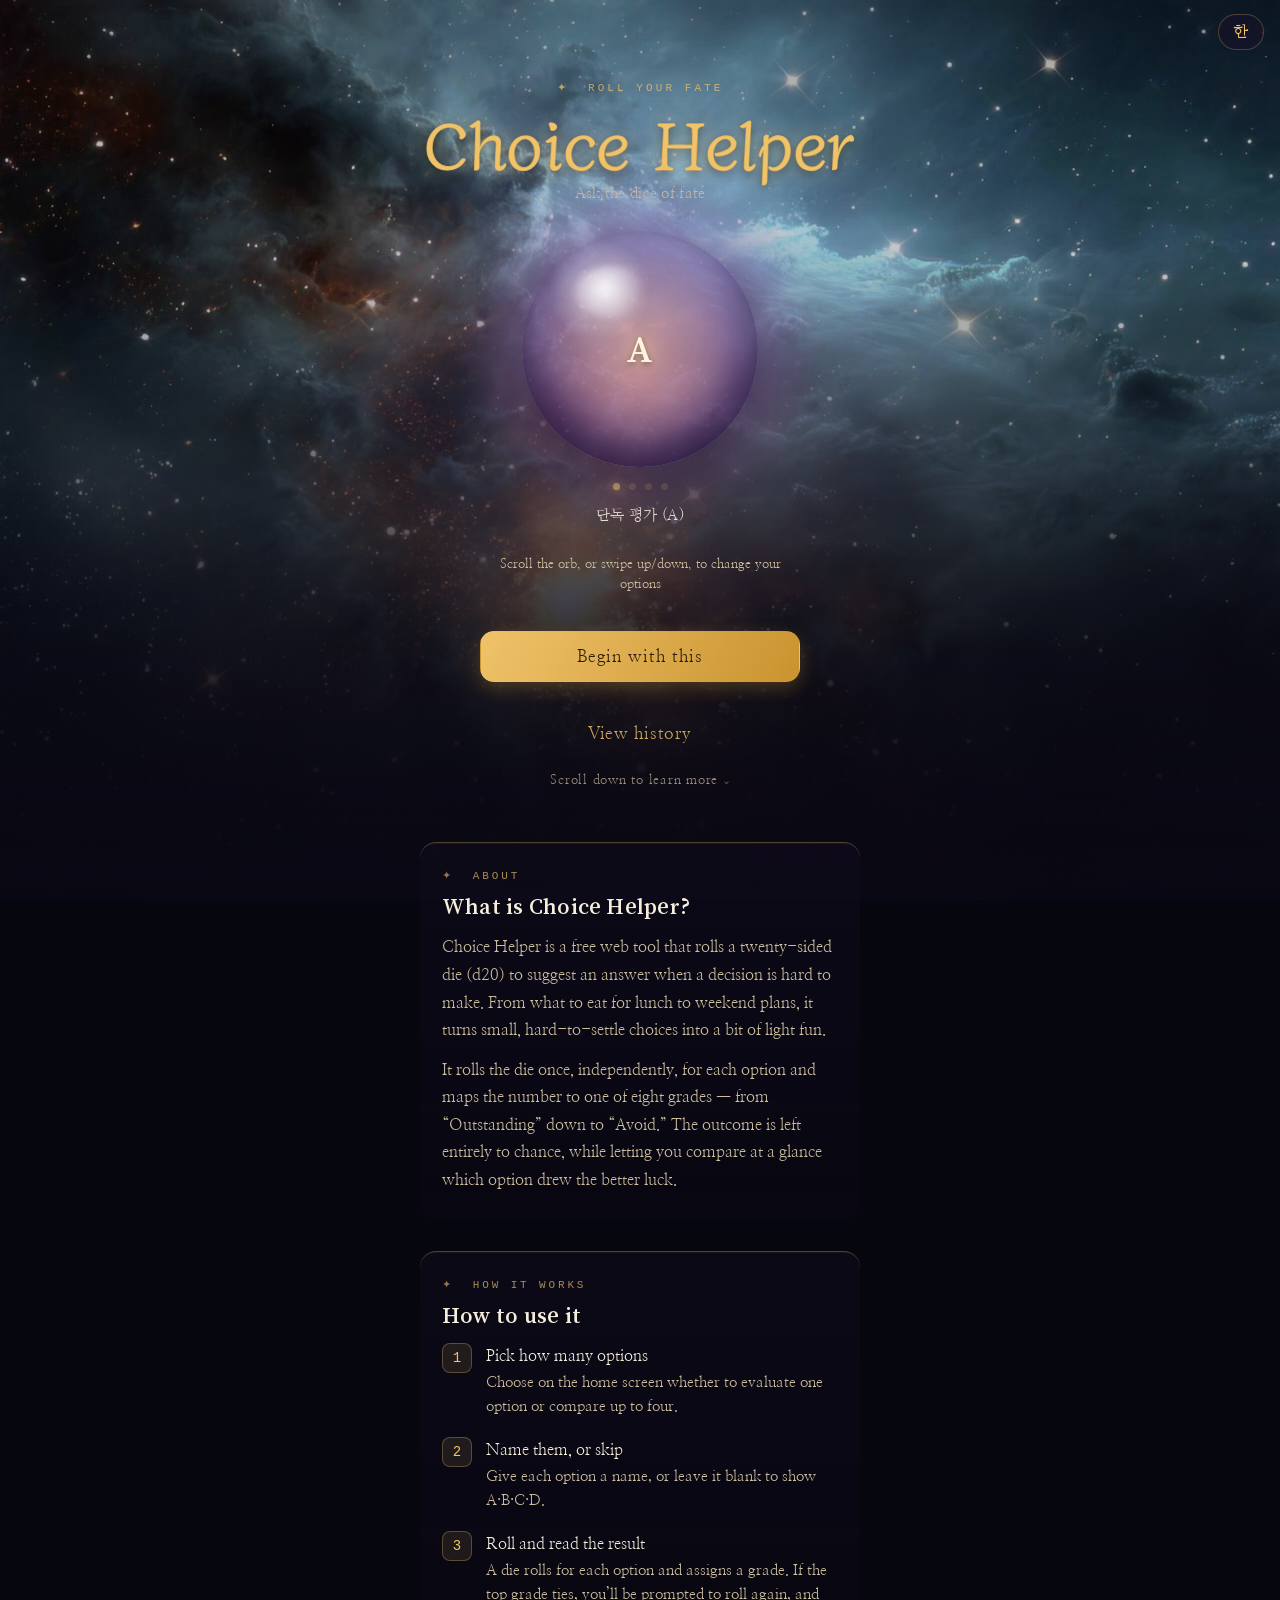
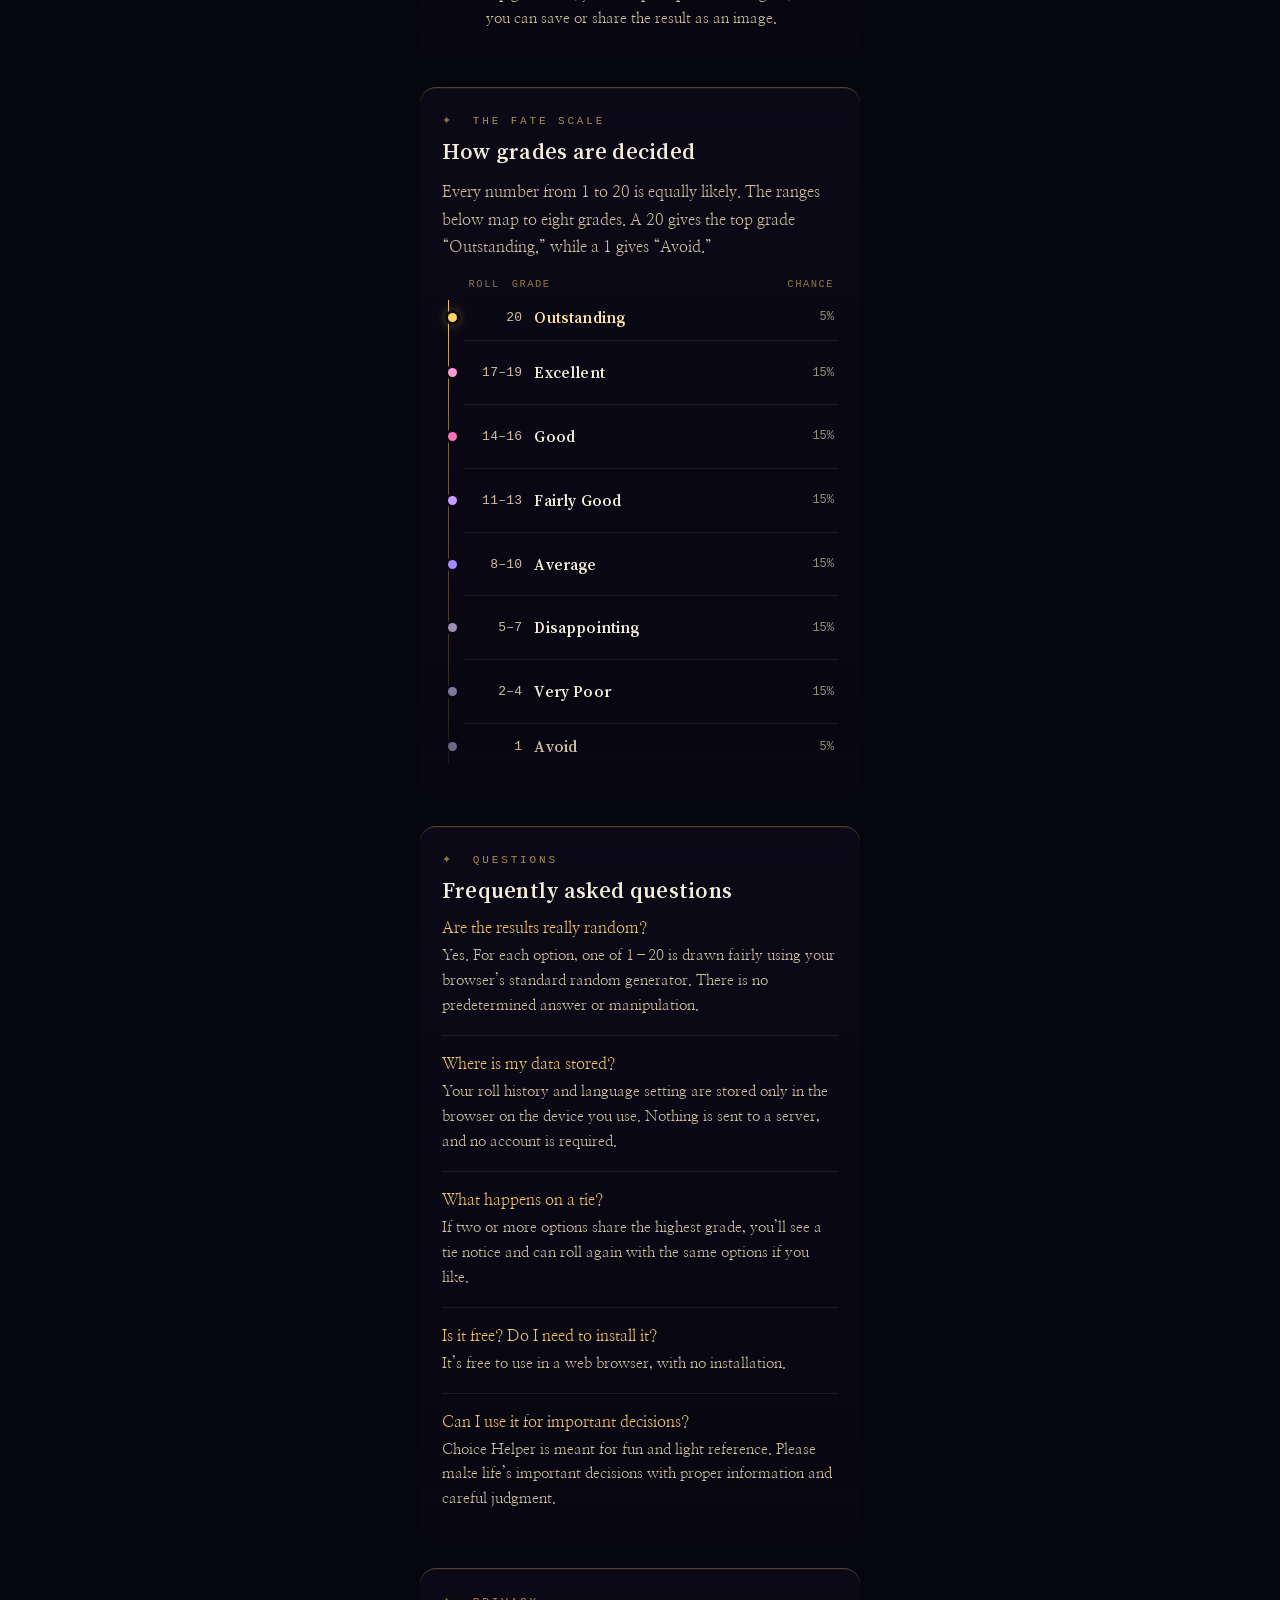
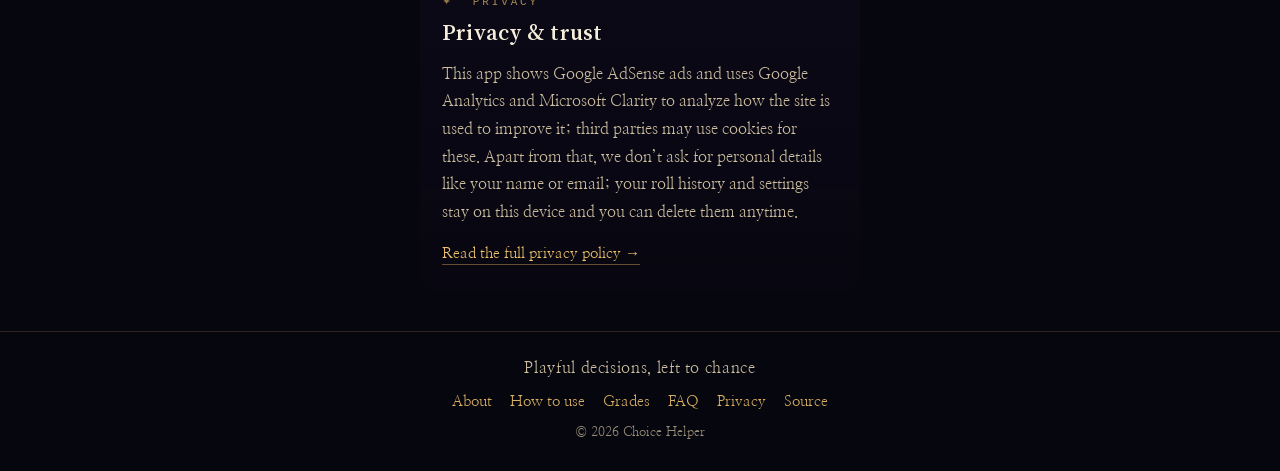
<file: index.html>
<!DOCTYPE html>
<html lang="ko">
<head>
  <meta charset="UTF-8">
  <meta name="viewport" content="width=device-width, initial-scale=1.0, viewport-fit=cover">
  <meta name="theme-color" content="#0c0a1a">
  <!-- Google tag (gtag.js) — GA4 분석(소유자 지시) -->
  <script async src="https://www.googletagmanager.com/gtag/js?id=G-TR5GBCYV1H"></script>
  <script>
    window.dataLayer = window.dataLayer || [];
    function gtag(){dataLayer.push(arguments);}
    gtag('js', new Date());
    gtag('config', 'G-TR5GBCYV1H');
  </script>
  <title>선택 도우미 · Choice Helper — d20 주사위로 정하는 선택</title>
  <meta name="description" content="결정을 내리기 어려울 때 20면체 주사위(d20)를 굴려 선택을 도와주는 무료 웹 도구. 최대 4개의 선택지를 8단계 등급으로 비교하세요. 광고·추적 없이 데이터는 기기에만 저장됩니다.">
  <meta name="author" content="선택 도우미">
  <meta property="og:type" content="website">
  <meta property="og:title" content="선택 도우미 · Choice Helper">
  <meta property="og:description" content="d20 주사위를 굴려 선택을 도와주는 무료 웹 도구. 광고·추적 없이 모든 데이터는 기기에만 저장됩니다.">
  <meta name="twitter:card" content="summary">
  <!-- Google AdSense (소유자 지시로 게재) -->
  <script async src="https://pagead2.googlesyndication.com/pagead/js/adsbygoogle.js?client=ca-pub-7162141013722955"
       crossorigin="anonymous"></script>
  <!-- Microsoft Clarity — 사용 행동 분석(소유자 지시) -->
  <script type="text/javascript">
    (function(c,l,a,r,i,t,y){
        c[a]=c[a]||function(){(c[a].q=c[a].q||[]).push(arguments)};
        t=l.createElement(r);t.async=1;t.src="https://www.clarity.ms/tag/"+i;
        y=l.getElementsByTagName(r)[0];y.parentNode.insertBefore(t,y);
    })(window, document, "clarity", "script", "xku0dlbv7y");
  </script>
  <!-- LCP 대비: 세리프 폰트 프리로드 (배경은 절차적 CSS라 이미지 없음) -->
  <link rel="preload" as="font" type="font/woff2" href="fonts/nanum-myeongjo.woff2" crossorigin>
  <link rel="preload" as="font" type="font/woff2" href="fonts/song-myung.woff2" crossorigin>
  <link rel="preload" as="font" type="font/woff2" href="fonts/diphylleia-title.woff2" crossorigin>
  <link rel="stylesheet" href="css/styles.css">
</head>
<body>
  <!-- 움직이는 성운 배경 (poster=정지 이미지, reduced-motion/실패 시 이미지로 폴백) -->
  <video class="bg-video" id="bg-video" autoplay muted loop playsinline preload="auto"
         poster="assets/bg-nebula.jpg" aria-hidden="true">
    <source src="assets/bg-nebula.mp4" type="video/mp4">
  </video>

  <main class="app" id="app">
    <!-- 우상단 KO/EN 토글 (§2.7) -->
    <button type="button" class="lang-toggle" id="lang-toggle" aria-label="Language">EN</button>

    <!-- 1. 메인: 모드 선택 + 서비스 소개 콘텐츠 -->
    <section class="screen screen--home" id="screen-home">
      <!-- 히어로: 수정구슬 선택기 (스크롤/스와이프로 선택지 개수 변경) -->
      <div class="home-hero">
        <header class="app-header">
          <span class="app-eyebrow" data-i18n="home.eyebrow" aria-hidden="true">운명을 굴리다</span>
          <h1 class="app-title" data-i18n="app.title">선택 도우미</h1>
          <p class="app-subtitle" data-i18n="home.subtitle">운명의 주사위에게 묻다</p>
        </header>

        <div class="orb-wrap">
          <div class="orb" id="orb" role="slider" tabindex="0"
               aria-valuemin="1" aria-valuemax="4" aria-valuenow="1"
               aria-label="선택지 개수" aria-valuetext="A">
            <span class="orb__halo" aria-hidden="true"></span>
            <span class="orb__glass" aria-hidden="true"></span>
            <span class="orb__shine" aria-hidden="true"></span>
            <span class="orb__glyph" id="orb-glyph">A</span>
          </div>
          <div class="orb-dots" id="orb-dots" aria-hidden="true">
            <span class="is-on"></span><span></span><span></span><span></span>
          </div>
          <p class="orb-desc" id="orb-desc">단독 평가 (A)</p>
        </div>

        <p class="orb-hint" data-i18n="orb.hint">수정구슬을 스크롤하거나 위아래로 쓸어 선택지를 바꾸세요</p>
        <button type="button" class="btn btn--primary orb-go" id="orb-go" data-i18n="orb.next">이 선택으로 시작</button>
        <button type="button" class="link-subtle" id="open-history" data-i18n="home.history">지난 기록 보기</button>
        <p class="scroll-cue" aria-hidden="true" data-i18n="home.scrollCue">아래로 내려 자세히 보기</p>
      </div>

      <!-- 서비스 소개·안내 콘텐츠 (고품질 콘텐츠 가이드 반영) -->
      <article class="home-content">
        <section class="info-section" id="about">
          <span class="eyebrow" aria-hidden="true">About</span>
          <h2 class="info-title" data-i18n="about.h">선택 도우미란?</h2>
          <p class="info-text" data-i18n="about.p1"></p>
          <p class="info-text" data-i18n="about.p2"></p>
        </section>

        <section class="info-section" id="guide">
          <span class="eyebrow" aria-hidden="true">How it works</span>
          <h2 class="info-title" data-i18n="guide.h">이렇게 사용하세요</h2>
          <ol class="step-list">
            <li class="step">
              <span class="step__num">1</span>
              <div class="step__body">
                <h3 class="step__t" data-i18n="guide.s1t"></h3>
                <p class="step__d" data-i18n="guide.s1d"></p>
              </div>
            </li>
            <li class="step">
              <span class="step__num">2</span>
              <div class="step__body">
                <h3 class="step__t" data-i18n="guide.s2t"></h3>
                <p class="step__d" data-i18n="guide.s2d"></p>
              </div>
            </li>
            <li class="step">
              <span class="step__num">3</span>
              <div class="step__body">
                <h3 class="step__t" data-i18n="guide.s3t"></h3>
                <p class="step__d" data-i18n="guide.s3d"></p>
              </div>
            </li>
          </ol>
        </section>

        <section class="info-section" id="grades">
          <span class="eyebrow" aria-hidden="true">The Fate Scale</span>
          <h2 class="info-title" data-i18n="grades.h">등급은 이렇게 정해져요</h2>
          <p class="info-text" data-i18n="grades.p"></p>
          <div class="fate-legend" aria-hidden="true">
            <span data-i18n="grades.thRange">주사위 눈</span>
            <span data-i18n="grades.thGrade">등급</span>
            <span data-i18n="grades.thProb">확률</span>
          </div>
          <!-- 운명의 눈금: dice.js GRADES 기반 동적 생성 (높이 ∝ 확률) -->
          <div class="fate-scale" id="grade-scale"></div>
        </section>

        <section class="info-section" id="faq">
          <span class="eyebrow" aria-hidden="true">Questions</span>
          <h2 class="info-title" data-i18n="faq.h">자주 묻는 질문</h2>
          <div class="faq">
            <div class="faq__item">
              <h3 class="faq__q" data-i18n="faq.q1"></h3>
              <p class="faq__a" data-i18n="faq.a1"></p>
            </div>
            <div class="faq__item">
              <h3 class="faq__q" data-i18n="faq.q2"></h3>
              <p class="faq__a" data-i18n="faq.a2"></p>
            </div>
            <div class="faq__item">
              <h3 class="faq__q" data-i18n="faq.q3"></h3>
              <p class="faq__a" data-i18n="faq.a3"></p>
            </div>
            <div class="faq__item">
              <h3 class="faq__q" data-i18n="faq.q4"></h3>
              <p class="faq__a" data-i18n="faq.a4"></p>
            </div>
            <div class="faq__item">
              <h3 class="faq__q" data-i18n="faq.q5"></h3>
              <p class="faq__a" data-i18n="faq.a5"></p>
            </div>
          </div>
        </section>

        <section class="info-section" id="trust">
          <span class="eyebrow" aria-hidden="true">Privacy</span>
          <h2 class="info-title" data-i18n="trust.h">개인정보와 신뢰</h2>
          <p class="info-text" data-i18n="trust.p"></p>
          <a class="info-link" href="privacy.html" data-i18n="trust.link">개인정보처리방침 전문 보기 →</a>
        </section>
      </article>
    </section>

    <!-- 2. 라벨 입력 -->
    <section class="screen screen--labels is-hidden" id="screen-labels">
      <header class="app-header">
        <h2 class="screen-title" id="labels-title">선택지 이름 붙이기</h2>
        <p class="app-subtitle" data-i18n="labels.subtitle">비워두면 A·B·C·D로 표시돼요</p>
      </header>

      <form class="label-form" id="label-form">
        <div class="label-inputs" id="label-inputs"><!-- 동적 생성 --></div>
        <div class="label-actions">
          <button type="submit" class="btn btn--primary" data-i18n="labels.roll">주사위 굴리기</button>
          <button type="button" class="btn btn--ghost" id="skip-btn" data-i18n="labels.skip">건너뛰기</button>
        </div>
      </form>
      <button type="button" class="link-back" id="labels-back" data-i18n="nav.homeArrow">← 처음으로</button>
    </section>

    <!-- 3. 결과 -->
    <section class="screen screen--result is-hidden" id="screen-result">
      <header class="app-header">
        <h2 class="screen-title" data-i18n="result.title">결과</h2>
      </header>

      <!-- 3D 주사위 스테이지 (WebGL 미지원 시 CSS fallback 표시) -->
      <div class="dice-stage" id="dice-stage">
        <div class="dice-glow" aria-hidden="true"></div>
        <canvas class="dice-canvas" id="dice-canvas"></canvas>
        <div class="dice-fallback is-hidden" id="dice-fallback" aria-hidden="true">
          <div class="dice-fallback__cube"><span id="dice-fallback-num">20</span></div>
        </div>
        <p class="dice-caption" id="dice-caption"></p>
        <p class="dice-hint is-hidden" id="dice-hint" data-i18n="result.hint">화면을 탭하면 건너뛰기</p>
      </div>

      <p class="tie-banner is-hidden" id="tie-banner" data-i18n="result.tie">동점이에요! 다시 굴려볼까요?</p>

      <div class="result-list" id="result-list"><!-- 동적 생성 --></div>

      <div class="result-actions">
        <button type="button" class="btn btn--primary" id="reroll-btn" data-i18n="result.reroll">다시 굴리기</button>
        <button type="button" class="btn btn--ghost" id="share-btn" data-i18n="result.share">결과 공유</button>
        <button type="button" class="btn btn--ghost" id="result-home" data-i18n="nav.home">처음으로</button>
      </div>
    </section>

    <!-- 4. 히스토리 -->
    <section class="screen screen--history is-hidden" id="screen-history">
      <header class="app-header">
        <h2 class="screen-title" data-i18n="history.title">지난 기록</h2>
        <p class="app-subtitle" data-i18n="history.subtitle">최근 10개 · 이 기기에만 저장됩니다</p>
      </header>
      <div class="history-list" id="history-list"><!-- 동적 생성 --></div>
      <p class="history-empty is-hidden" id="history-empty" data-i18n="history.empty">아직 기록이 없어요.</p>
      <div class="result-actions">
        <button type="button" class="btn btn--ghost" id="history-back" data-i18n="nav.home">처음으로</button>
      </div>
    </section>
  </main>

  <!-- 사이트 푸터: 탐색 + 정보 페이지 (모든 화면에서 접근 가능) -->
  <footer class="site-footer">
    <p class="footer-tagline" data-i18n="footer.tagline">운에 맡기는 즐거운 선택</p>
    <nav class="footer-nav" aria-label="사이트 탐색">
      <a href="#about" data-i18n="footer.about">소개</a>
      <a href="#guide" data-i18n="footer.guide">이용 방법</a>
      <a href="#grades" data-i18n="footer.grades">등급표</a>
      <a href="#faq" data-i18n="footer.faq">자주 묻는 질문</a>
      <a href="privacy.html" data-i18n="footer.privacy">개인정보처리방침</a>
      <a href="https://github.com/sh4213b-debug/choice-helper" target="_blank" rel="noopener" data-i18n="footer.source">소스 코드</a>
    </nav>
    <p class="footer-copy" data-i18n="footer.copyright">© 2026 선택 도우미</p>
  </footer>

  <!-- 순수 로직 (DOM 비의존) -->
  <script src="js/dice.js"></script>
  <script src="js/i18n.js"></script>
  <script src="js/history.js"></script>
  <script src="js/share.js"></script>
  <!-- 3D 주사위 렌더러 (Three.js, ES 모듈 / 로컬 번들). 로드 실패 시 app.js가 CSS fallback으로 동작 -->
  <script type="module" src="js/dice3d.js"></script>
  <!-- 뷰/컨트롤러 -->
  <script src="js/app.js"></script>
</body>
</html>
</file>
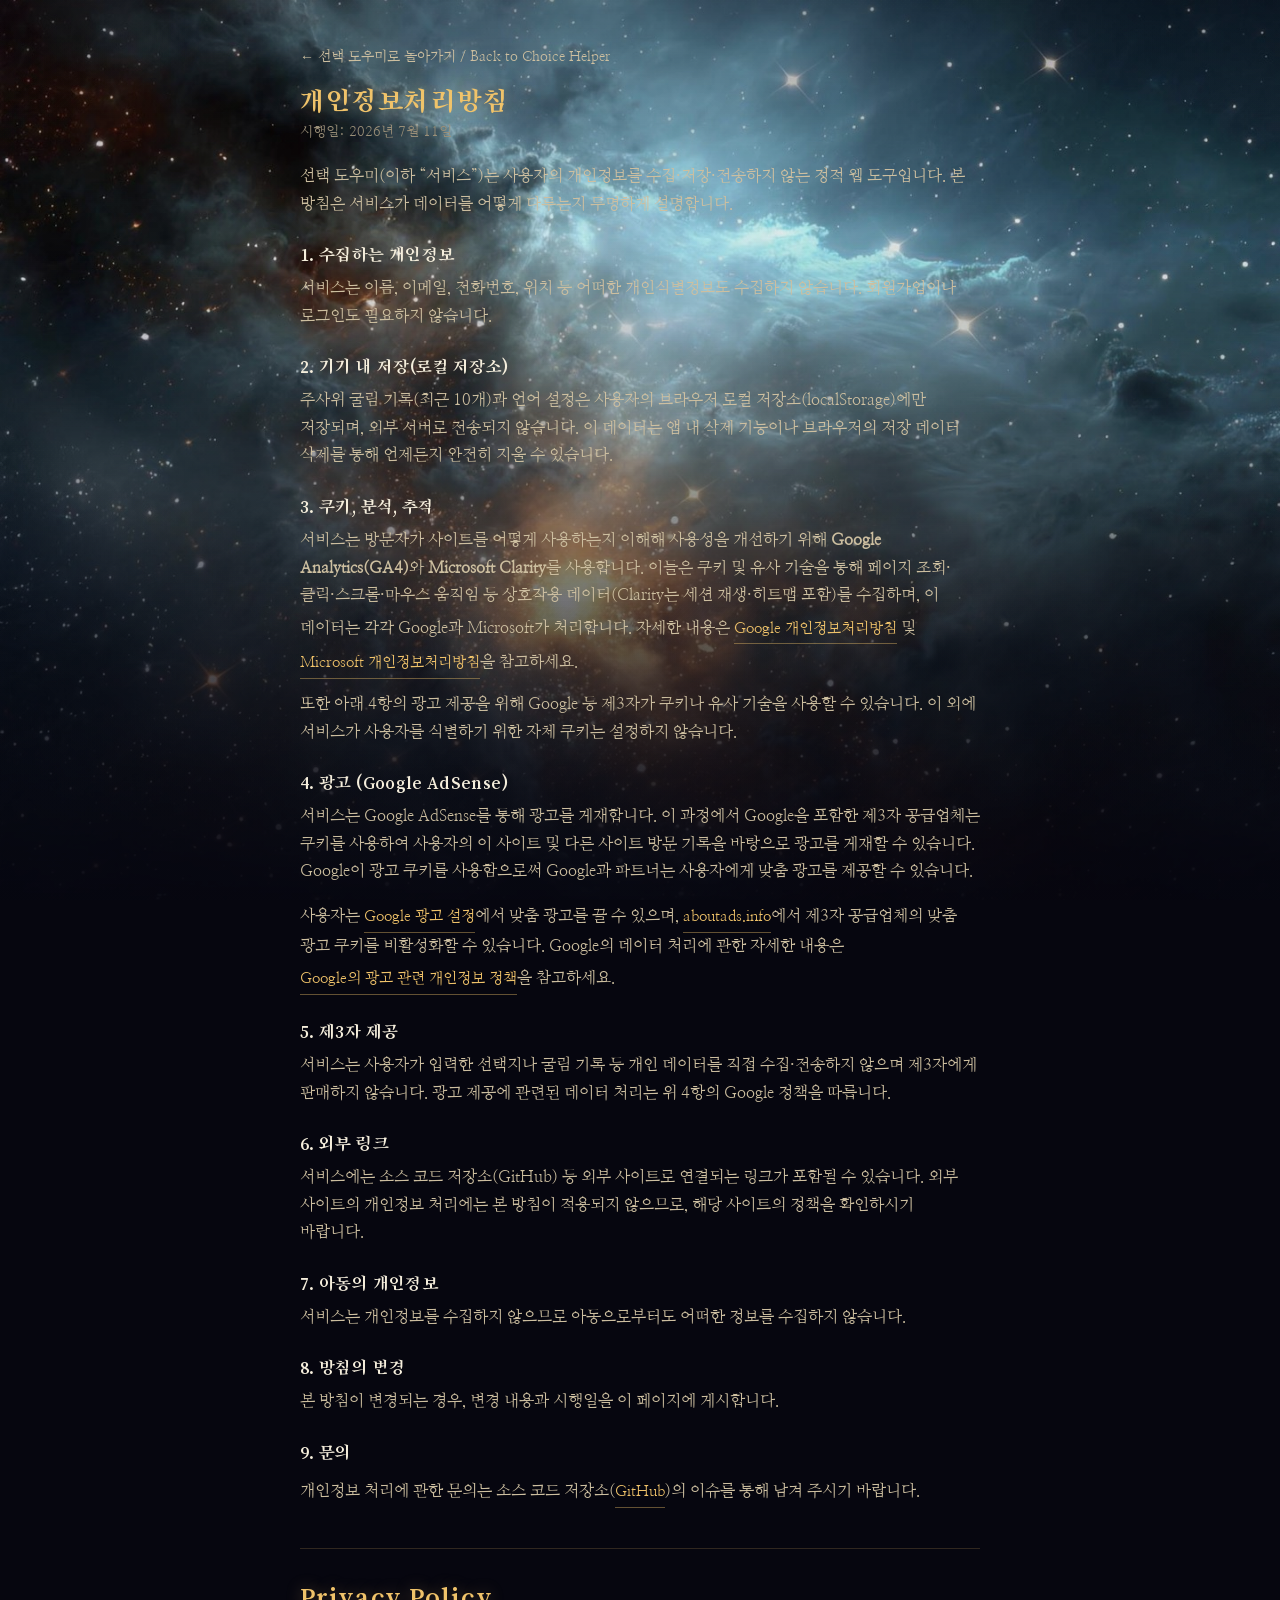
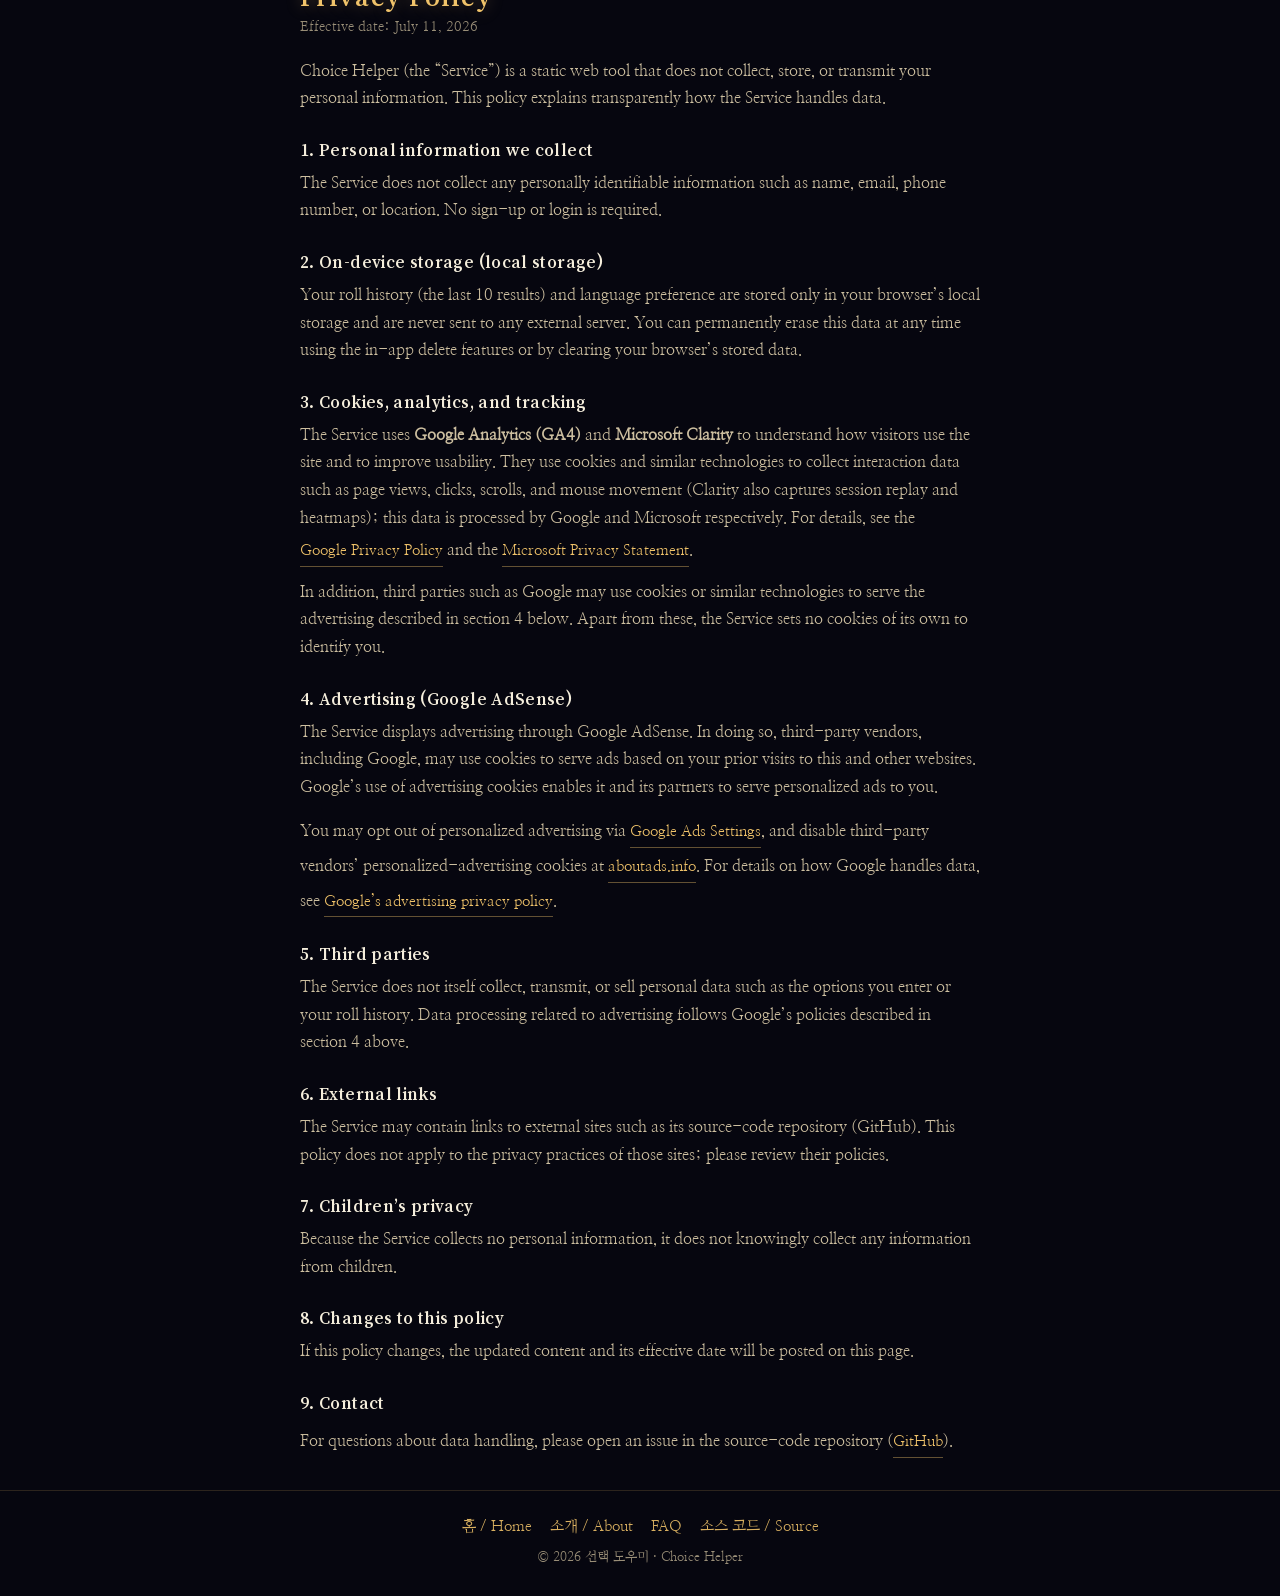
<file: privacy.html>
<!DOCTYPE html>
<html lang="ko">
<head>
  <meta charset="UTF-8">
  <meta name="viewport" content="width=device-width, initial-scale=1.0, viewport-fit=cover">
  <meta name="theme-color" content="#0c0a1a">
  <!-- Google tag (gtag.js) — GA4 분석(소유자 지시) -->
  <script async src="https://www.googletagmanager.com/gtag/js?id=G-TR5GBCYV1H"></script>
  <script>
    window.dataLayer = window.dataLayer || [];
    function gtag(){dataLayer.push(arguments);}
    gtag('js', new Date());
    gtag('config', 'G-TR5GBCYV1H');
  </script>
  <title>개인정보처리방침 · 선택 도우미</title>
  <meta name="description" content="선택 도우미 개인정보처리방침 — 저희가 직접 수집하는 개인정보는 없으며, 기록과 설정은 기기에만 저장됩니다. 광고는 Google AdSense를 통해 게재됩니다.">
  <!-- Google AdSense (소유자 지시로 게재) -->
  <script async src="https://pagead2.googlesyndication.com/pagead/js/adsbygoogle.js?client=ca-pub-7162141013722955"
       crossorigin="anonymous"></script>
  <!-- Microsoft Clarity — 사용 행동 분석(소유자 지시) -->
  <script type="text/javascript">
    (function(c,l,a,r,i,t,y){
        c[a]=c[a]||function(){(c[a].q=c[a].q||[]).push(arguments)};
        t=l.createElement(r);t.async=1;t.src="https://www.clarity.ms/tag/"+i;
        y=l.getElementsByTagName(r)[0];y.parentNode.insertBefore(t,y);
    })(window, document, "clarity", "script", "xku0dlbv7y");
  </script>
  <link rel="preload" as="font" type="font/woff2" href="fonts/nanum-myeongjo.woff2" crossorigin>
  <link rel="stylesheet" href="css/styles.css">
</head>
<body>
  <main class="app doc-app">
    <a class="doc-back" href="index.html">← 선택 도우미로 돌아가기 / Back to Choice Helper</a>

    <article class="doc">
      <h1 class="doc-title">개인정보처리방침</h1>
      <p class="doc-meta">시행일: 2026년 7월 11일</p>

      <p class="info-text">선택 도우미(이하 “서비스”)는 사용자의 개인정보를 수집·저장·전송하지 않는 정적 웹 도구입니다. 본 방침은 서비스가 데이터를 어떻게 다루는지 투명하게 설명합니다.</p>

      <h2 class="doc-h2">1. 수집하는 개인정보</h2>
      <p class="info-text">서비스는 이름, 이메일, 전화번호, 위치 등 어떠한 개인식별정보도 수집하지 않습니다. 회원가입이나 로그인도 필요하지 않습니다.</p>

      <h2 class="doc-h2">2. 기기 내 저장(로컬 저장소)</h2>
      <p class="info-text">주사위 굴림 기록(최근 10개)과 언어 설정은 사용자의 브라우저 로컬 저장소(localStorage)에만 저장되며, 외부 서버로 전송되지 않습니다. 이 데이터는 앱 내 삭제 기능이나 브라우저의 저장 데이터 삭제를 통해 언제든지 완전히 지울 수 있습니다.</p>

      <h2 class="doc-h2">3. 쿠키, 분석, 추적</h2>
      <p class="info-text">서비스는 방문자가 사이트를 어떻게 사용하는지 이해해 사용성을 개선하기 위해 <strong>Google Analytics(GA4)</strong>와 <strong>Microsoft Clarity</strong>를 사용합니다. 이들은 쿠키 및 유사 기술을 통해 페이지 조회·클릭·스크롤·마우스 움직임 등 상호작용 데이터(Clarity는 세션 재생·히트맵 포함)를 수집하며, 이 데이터는 각각 Google과 Microsoft가 처리합니다. 자세한 내용은 <a class="info-link" href="https://policies.google.com/privacy" target="_blank" rel="noopener">Google 개인정보처리방침</a> 및 <a class="info-link" href="https://privacy.microsoft.com/privacystatement" target="_blank" rel="noopener">Microsoft 개인정보처리방침</a>을 참고하세요.</p>
      <p class="info-text">또한 아래 4항의 광고 제공을 위해 Google 등 제3자가 쿠키나 유사 기술을 사용할 수 있습니다. 이 외에 서비스가 사용자를 식별하기 위한 자체 쿠키는 설정하지 않습니다.</p>

      <h2 class="doc-h2">4. 광고 (Google AdSense)</h2>
      <p class="info-text">서비스는 Google AdSense를 통해 광고를 게재합니다. 이 과정에서 Google을 포함한 제3자 공급업체는 쿠키를 사용하여 사용자의 이 사이트 및 다른 사이트 방문 기록을 바탕으로 광고를 게재할 수 있습니다. Google이 광고 쿠키를 사용함으로써 Google과 파트너는 사용자에게 맞춤 광고를 제공할 수 있습니다.</p>
      <p class="info-text">사용자는 <a class="info-link" href="https://www.google.com/settings/ads" target="_blank" rel="noopener">Google 광고 설정</a>에서 맞춤 광고를 끌 수 있으며, <a class="info-link" href="https://www.aboutads.info/choices/" target="_blank" rel="noopener">aboutads.info</a>에서 제3자 공급업체의 맞춤 광고 쿠키를 비활성화할 수 있습니다. Google의 데이터 처리에 관한 자세한 내용은 <a class="info-link" href="https://policies.google.com/technologies/partner-sites" target="_blank" rel="noopener">Google의 광고 관련 개인정보 정책</a>을 참고하세요.</p>

      <h2 class="doc-h2">5. 제3자 제공</h2>
      <p class="info-text">서비스는 사용자가 입력한 선택지나 굴림 기록 등 개인 데이터를 직접 수집·전송하지 않으며 제3자에게 판매하지 않습니다. 광고 제공에 관련된 데이터 처리는 위 4항의 Google 정책을 따릅니다.</p>

      <h2 class="doc-h2">6. 외부 링크</h2>
      <p class="info-text">서비스에는 소스 코드 저장소(GitHub) 등 외부 사이트로 연결되는 링크가 포함될 수 있습니다. 외부 사이트의 개인정보 처리에는 본 방침이 적용되지 않으므로, 해당 사이트의 정책을 확인하시기 바랍니다.</p>

      <h2 class="doc-h2">7. 아동의 개인정보</h2>
      <p class="info-text">서비스는 개인정보를 수집하지 않으므로 아동으로부터도 어떠한 정보를 수집하지 않습니다.</p>

      <h2 class="doc-h2">8. 방침의 변경</h2>
      <p class="info-text">본 방침이 변경되는 경우, 변경 내용과 시행일을 이 페이지에 게시합니다.</p>

      <h2 class="doc-h2">9. 문의</h2>
      <p class="info-text">개인정보 처리에 관한 문의는 소스 코드 저장소(<a class="info-link" href="https://github.com/sh4213b-debug/choice-helper" target="_blank" rel="noopener">GitHub</a>)의 이슈를 통해 남겨 주시기 바랍니다.</p>

      <hr class="doc-rule">

      <h1 class="doc-title" lang="en">Privacy Policy</h1>
      <p class="doc-meta" lang="en">Effective date: July 11, 2026</p>

      <p class="info-text" lang="en">Choice Helper (the “Service”) is a static web tool that does not collect, store, or transmit your personal information. This policy explains transparently how the Service handles data.</p>

      <h2 class="doc-h2" lang="en">1. Personal information we collect</h2>
      <p class="info-text" lang="en">The Service does not collect any personally identifiable information such as name, email, phone number, or location. No sign-up or login is required.</p>

      <h2 class="doc-h2" lang="en">2. On-device storage (local storage)</h2>
      <p class="info-text" lang="en">Your roll history (the last 10 results) and language preference are stored only in your browser’s local storage and are never sent to any external server. You can permanently erase this data at any time using the in-app delete features or by clearing your browser’s stored data.</p>

      <h2 class="doc-h2" lang="en">3. Cookies, analytics, and tracking</h2>
      <p class="info-text" lang="en">The Service uses <strong>Google Analytics (GA4)</strong> and <strong>Microsoft Clarity</strong> to understand how visitors use the site and to improve usability. They use cookies and similar technologies to collect interaction data such as page views, clicks, scrolls, and mouse movement (Clarity also captures session replay and heatmaps); this data is processed by Google and Microsoft respectively. For details, see the <a class="info-link" href="https://policies.google.com/privacy" target="_blank" rel="noopener">Google Privacy Policy</a> and the <a class="info-link" href="https://privacy.microsoft.com/privacystatement" target="_blank" rel="noopener">Microsoft Privacy Statement</a>.</p>
      <p class="info-text" lang="en">In addition, third parties such as Google may use cookies or similar technologies to serve the advertising described in section 4 below. Apart from these, the Service sets no cookies of its own to identify you.</p>

      <h2 class="doc-h2" lang="en">4. Advertising (Google AdSense)</h2>
      <p class="info-text" lang="en">The Service displays advertising through Google AdSense. In doing so, third-party vendors, including Google, may use cookies to serve ads based on your prior visits to this and other websites. Google’s use of advertising cookies enables it and its partners to serve personalized ads to you.</p>
      <p class="info-text" lang="en">You may opt out of personalized advertising via <a class="info-link" href="https://www.google.com/settings/ads" target="_blank" rel="noopener">Google Ads Settings</a>, and disable third-party vendors’ personalized-advertising cookies at <a class="info-link" href="https://www.aboutads.info/choices/" target="_blank" rel="noopener">aboutads.info</a>. For details on how Google handles data, see <a class="info-link" href="https://policies.google.com/technologies/partner-sites" target="_blank" rel="noopener">Google’s advertising privacy policy</a>.</p>

      <h2 class="doc-h2" lang="en">5. Third parties</h2>
      <p class="info-text" lang="en">The Service does not itself collect, transmit, or sell personal data such as the options you enter or your roll history. Data processing related to advertising follows Google’s policies described in section 4 above.</p>

      <h2 class="doc-h2" lang="en">6. External links</h2>
      <p class="info-text" lang="en">The Service may contain links to external sites such as its source-code repository (GitHub). This policy does not apply to the privacy practices of those sites; please review their policies.</p>

      <h2 class="doc-h2" lang="en">7. Children’s privacy</h2>
      <p class="info-text" lang="en">Because the Service collects no personal information, it does not knowingly collect any information from children.</p>

      <h2 class="doc-h2" lang="en">8. Changes to this policy</h2>
      <p class="info-text" lang="en">If this policy changes, the updated content and its effective date will be posted on this page.</p>

      <h2 class="doc-h2" lang="en">9. Contact</h2>
      <p class="info-text" lang="en">For questions about data handling, please open an issue in the source-code repository (<a class="info-link" href="https://github.com/sh4213b-debug/choice-helper" target="_blank" rel="noopener">GitHub</a>).</p>
    </article>
  </main>

  <footer class="site-footer">
    <nav class="footer-nav" aria-label="사이트 탐색">
      <a href="index.html">홈 / Home</a>
      <a href="index.html#about">소개 / About</a>
      <a href="index.html#faq">FAQ</a>
      <a href="https://github.com/sh4213b-debug/choice-helper" target="_blank" rel="noopener">소스 코드 / Source</a>
    </nav>
    <p class="footer-copy">© 2026 선택 도우미 · Choice Helper</p>
  </footer>
</body>
</html>
</file>
<file: css/styles.css>
/* styles.css — Choice Helper
   콘셉트: "운명의 오라클" — 점술사/크리스털 오브 배경 + 금색·상아 포인트,
   명조(세리프) 타이포. 주사위는 딥 자수정 레진. 모바일 우선. */

/* 명조(세리프) 폰트 — 나눔명조(OFL, 웹 임베드·수정 허용). 로컬 번들, 외부 URL 없음 */
@font-face {
  font-family: 'Nanum Myeongjo';
  src: url('../fonts/nanum-myeongjo.woff2') format('woff2');
  font-weight: 400; font-style: normal; font-display: swap;
}
/* 디스플레이 세리프 — 송명(OFL, 로컬 번들·서브셋). 고대비·천체 알마낙 톤 */
@font-face {
  font-family: 'Song Myung';
  src: url('../fonts/song-myung.woff2') format('woff2');
  font-weight: 400; font-style: normal; font-display: swap;
}
/* 메인 제목 전용 장식 서체 — Diphylleia(OFL, 한글+Latin, 제목 글자만 서브셋).
   단일 굵기(400)라 '굵게'는 text-stroke로 합성한다. */
@font-face {
  font-family: 'Diphylleia';
  src: url('../fonts/diphylleia-title.woff2') format('woff2');
  font-weight: 400; font-style: normal; font-display: swap;
}

:root {
  /* 오라클 팔레트 (배경 이미지에서 추출) */
  --bg-base: #14101f;      /* fallback·오버레이 베이스 */
  --gold: #f0c36a;         /* 주 포인트: 타이틀·테두리·버튼·글로우 */
  --gold-deep: #c9932f;    /* hover·보조선 */
  --robe-blue: #2b3a7a;
  --robe-purple: #6b3fa0;  /* 주사위와 연결되는 보조 포인트 */
  --ivory: #f5eedc;        /* 본문 텍스트 */

  /* 기존 참조 유지 (주사위 CSS fallback·연출 등에서 사용) */
  --amethyst: #8b5cf6;
  --amethyst-soft: #a78bfa;
  --pink: #f472b6;
  --pink-bright: #ff7ac2;

  --text: var(--ivory);
  --text-dim: #cdbfa0;
  --text-faint: #9a8f78;
  --card: rgba(24, 18, 40, 0.55);
  --card-border: rgba(240, 195, 106, 0.25);
  --type-card-bg: rgba(24, 18, 40, 0.55);
  --type-card-border: rgba(240, 195, 106, 0.25);
  --radius: 18px;
  --shadow: 0 14px 34px rgba(0, 0, 0, 0.5);
  --serif: 'Nanum Myeongjo', "Apple SD Gothic Neo", "Noto Serif KR", serif;
  /* 디스플레이(제목·눈금 이름·구슬 글리프): 고대비 명조 송명 → 나눔명조 폴백 */
  --display: 'Song Myung', 'Nanum Myeongjo', "Apple SD Gothic Neo", serif;
  /* 유틸리티(데이터·눈금·눈) 서체: 시스템 모노 — 주사위 표기/천체 좌표 느낌 (외부 로드 없음) */
  --mono: ui-monospace, "SF Mono", "SFMono-Regular", Menlo, "Cascadia Mono", "Roboto Mono", monospace;
}

* { box-sizing: border-box; }

/* 폼 요소(button/input 등)는 기본적으로 폰트를 상속하지 않으므로 강제 상속 */
button, input, select, textarea { font-family: inherit; }

html, body {
  margin: 0;
  padding: 0;
  min-height: 100%;
}

body {
  font-family: var(--serif);
  color: var(--text);
  background: #06060f;
  -webkit-font-smoothing: antialiased;
}

/* 움직이는 성운 배경 (영상). 화면 고정 풀블리드. */
.bg-video {
  position: fixed;
  inset: 0;
  width: 100%;
  height: 100%;
  object-fit: cover;
  object-position: center 42%;
  z-index: -10;
  pointer-events: none;
}
/* 정지 이미지 폴백 (영상 로드 전/실패/모션 최소화). 영상 뒤에 깔림. */
body::before {
  content: '';
  position: fixed;
  inset: 0;
  z-index: -11;
  pointer-events: none;
  background: #06060f url('../assets/bg-nebula.jpg') center 42% / cover no-repeat;
}
/* 모션 최소화 선호 시 영상 숨기고 정지 이미지 사용 */
@media (prefers-reduced-motion: reduce) {
  .bg-video { display: none; }
}
/* 가독성 비네트: 중앙(성운 핵)은 살리고 가장자리·하단은 어둡게 */
body::after {
  content: '';
  position: fixed;
  inset: 0;
  z-index: -9;
  pointer-events: none;
  background:
    radial-gradient(125% 75% at 50% 32%, transparent 0%, transparent 42%, rgba(6, 6, 15, 0.6) 100%),
    linear-gradient(180deg, rgba(6, 6, 15, 0.35) 0%, rgba(6, 6, 15, 0.08) 26%, rgba(6, 6, 15, 0.72) 82%, rgba(6, 6, 15, 0.94) 100%);
}

.app {
  max-width: 480px;
  margin: 0 auto;
  padding: calc(env(safe-area-inset-top) + 32px) 20px
           calc(env(safe-area-inset-bottom) + 32px);
  min-height: 100vh;
  display: flex;
  flex-direction: column;
}

.is-hidden { display: none !important; }

/* 우상단 KO/EN 토글 (§2.7) */
.lang-toggle {
  position: fixed;
  top: calc(env(safe-area-inset-top) + 14px);
  right: calc(env(safe-area-inset-right) + 16px);
  z-index: 20;
  min-width: 46px;
  padding: 7px 12px;
  border-radius: 999px;
  border: 1px solid var(--card-border);
  background: rgba(24, 18, 40, 0.6);
  -webkit-backdrop-filter: blur(8px);
  backdrop-filter: blur(8px);
  color: var(--gold);
  font-family: var(--serif);
  font-size: 16px;
  letter-spacing: 0.05em;
  cursor: pointer;
  transition: border-color 0.2s ease, background 0.2s ease;
}
.lang-toggle:hover { border-color: rgba(240, 195, 106, 0.6); }

.screen {
  flex: 1;
  display: flex;
  flex-direction: column;
}

/* ── 헤더 (명조 세리프) ── */
.app-header { text-align: center; margin-bottom: 24px; }

.app-title {
  /* 장식 제목: Diphylleia (한글+영문 공통), 굵게는 text-stroke로 합성 */
  font-family: 'Diphylleia', var(--display);
  font-size: clamp(46px, 13.5vw, 68px);
  font-weight: 400;
  line-height: 1.08;
  margin: 0 0 6px;
  letter-spacing: 0.01em;
  color: var(--gold);
  -webkit-text-stroke: 1.4px var(--gold); /* 단일 굵기 폰트 → 획을 두껍게(굵게) */
  paint-order: stroke fill;
  text-shadow: 0 0 22px rgba(240, 195, 106, 0.5), 0 3px 10px rgba(0, 0, 0, 0.55);
}

.screen-title {
  font-family: var(--display);
  font-size: 25px;
  font-weight: 400;
  margin: 0 0 2px;
  letter-spacing: 0.04em;
  color: var(--gold);
  text-shadow: 0 0 14px rgba(240, 195, 106, 0.35);
}

.app-subtitle {
  margin: 0;
  color: var(--text-dim);
  font-size: 15px;
  letter-spacing: 0.02em;
}

/* ── 시그니처: 수정구슬 선택기 ──
   구슬 위에서 스크롤/스와이프하면 안에 A → A/B → A/B/C → A/B/C/D 가 맺힌다. */
.app-eyebrow {
  display: block;
  font-family: var(--mono);
  font-size: 11px;
  font-weight: 500;
  letter-spacing: 0.28em;
  text-transform: uppercase;
  color: rgba(240, 195, 106, 0.75);
  margin-bottom: 10px;
}
.app-eyebrow::before { content: "✦\00a0\00a0"; }

.orb-wrap {
  display: flex;
  flex-direction: column;
  align-items: center;
  gap: 16px;
  margin: 6px 0 2px;
}

.orb {
  position: relative;
  width: clamp(186px, 60vw, 236px);
  aspect-ratio: 1 / 1;
  border-radius: 50%;
  display: grid;
  place-items: center;
  cursor: ns-resize;      /* 세로 스크롤/드래그 힌트 */
  touch-action: none;     /* 세로 스와이프를 직접 처리 */
  outline: none;
  isolation: isolate;
}
.orb:focus-visible {
  box-shadow: 0 0 0 3px rgba(240, 195, 106, 0.7), 0 0 44px rgba(240, 195, 106, 0.45);
}

/* 유리 구체: 상단 하이라이트 + 보라·마젠타 몸체 + 내부 금빛 핵 */
.orb__glass {
  position: absolute;
  inset: 0;
  border-radius: 50%;
  background:
    radial-gradient(120% 120% at 33% 25%, rgba(255, 255, 255, 0.55) 0%, rgba(255, 255, 255, 0.06) 18%, transparent 40%),
    radial-gradient(115% 115% at 50% 64%, rgba(214, 108, 184, 0.34), rgba(96, 44, 150, 0.30) 52%, rgba(18, 10, 38, 0.62) 100%),
    radial-gradient(58% 58% at 50% 50%, rgba(255, 200, 120, 0.30), transparent 72%);
  box-shadow:
    inset 0 -20px 44px rgba(18, 8, 40, 0.72),
    inset 0 16px 32px rgba(255, 255, 255, 0.14),
    0 22px 60px rgba(0, 0, 0, 0.55),
    0 0 64px rgba(160, 90, 200, 0.38);
}
/* 배경 후광 (숨쉬듯 은은히) */
.orb__halo {
  position: absolute;
  inset: -26%;
  border-radius: 50%;
  background: radial-gradient(circle, rgba(240, 195, 106, 0.34), rgba(160, 90, 200, 0.18) 46%, transparent 70%);
  filter: blur(16px);
  z-index: -1;
  animation: orb-breathe 4.2s ease-in-out infinite;
}
/* 상단 왼쪽 스페큘러 반짝임 */
.orb__shine {
  position: absolute;
  left: 22%;
  top: 15%;
  width: 32%;
  height: 22%;
  border-radius: 50%;
  background: radial-gradient(circle at 42% 42%, rgba(255, 255, 255, 0.85), transparent 72%);
  filter: blur(3px);
  pointer-events: none;
}
.orb__glyph {
  position: relative;
  z-index: 2;
  font-family: var(--display);
  font-size: clamp(29px, 7.6vw, 39px);
  letter-spacing: 0.05em;
  color: #fff3df;
  text-shadow: 0 0 18px rgba(255, 220, 150, 0.9), 0 2px 6px rgba(0, 0, 0, 0.5);
  white-space: nowrap;
}
.orb__glyph.is-shift { animation: glyph-form 0.5s ease-out; }
@keyframes glyph-form {
  0%   { opacity: 0; transform: scale(0.72); filter: blur(6px); }
  60%  { opacity: 1; filter: blur(0); }
  100% { transform: scale(1); }
}
@keyframes orb-breathe {
  0%, 100% { opacity: 0.7; transform: scale(1); }
  50%      { opacity: 1; transform: scale(1.05); }
}

.orb-dots { display: flex; gap: 9px; }
.orb-dots span {
  width: 7px; height: 7px;
  border-radius: 50%;
  background: rgba(240, 195, 106, 0.25);
  transition: background 0.2s ease, box-shadow 0.2s ease;
}
.orb-dots span.is-on { background: var(--gold); box-shadow: 0 0 8px rgba(240, 195, 106, 0.8); }

.orb-desc {
  margin: 0;
  font-size: 15px;
  letter-spacing: 0.02em;
  color: var(--ivory);
}
.orb-hint {
  margin: 6px auto 0;
  max-width: 300px;
  text-align: center;
  font-size: 13px;
  line-height: 1.55;
  color: var(--text-dim);
  word-break: keep-all;
}
.orb-go {
  margin: 14px auto 0;
  max-width: 320px;
}

@media (prefers-reduced-motion: reduce) {
  .orb__halo { animation: none; }
  .orb__glyph.is-shift { animation: none; }
}

/* ── 메인 배경 위 천체 포커스광 + 가독성 오버레이 ── */
/* 전역 우주 배경은 body에 있고, home에서는 중앙 천체광을 얹는다. */
.screen--home { position: relative; }

.screen--home::before,
.screen--home::after {
  content: '';
  position: fixed;
  inset: 0;
  pointer-events: none;
}
/* 구슬 뒤 천체 포커스광 — 보라+금빛 */
.screen--home::before {
  z-index: -3;
  background:
    radial-gradient(340px 340px at 50% 42%, rgba(240, 195, 106, 0.14), transparent 62%),
    radial-gradient(520px 520px at 50% 40%, rgba(123, 79, 200, 0.20), transparent 65%);
}
/* 하단(카드 영역) 가독성 확보용 어두운 그라데이션 */
.screen--home::after {
  z-index: -2;
  background: linear-gradient(
    180deg,
    rgba(10, 8, 20, 0) 0%,
    rgba(10, 8, 20, 0.15) 40%,
    rgba(10, 8, 20, 0.6) 78%,
    rgba(10, 8, 20, 0.85) 100%
  );
}

/* 중앙 천체 글로우 (금빛 펄스 오브) */
.oracle-glow {
  position: fixed;
  top: 26%;
  left: 50%;
  width: 280px;
  height: 280px;
  transform: translate(-50%, -50%);
  border-radius: 50%;
  background: radial-gradient(
    circle,
    rgba(240, 195, 106, 0.42) 0%,
    rgba(200, 150, 240, 0.2) 38%,
    rgba(240, 195, 106, 0) 72%
  );
  filter: blur(12px);
  pointer-events: none;
  z-index: -1;
  animation: orb-pulse 3.6s ease-in-out infinite;
}
@keyframes orb-pulse {
  0%, 100% { opacity: 0.5; transform: translate(-50%, -50%) scale(1); }
  50%      { opacity: 0.9; transform: translate(-50%, -50%) scale(1.12); }
}

/* home 레이아웃: 히어로(도구)는 첫 화면에 꽉 차게, 소개 콘텐츠는 그 아래로 */
.home-hero {
  min-height: 86vh;
  display: flex;
  flex-direction: column;
  justify-content: center;
  align-items: stretch;
  gap: 22px;
}
.home-hero .app-header { margin-bottom: 0; }

/* 아래 콘텐츠로 유도하는 스크롤 큐 */
.scroll-cue {
  margin: 6px 0 0;
  text-align: center;
  font-size: 12.5px;
  letter-spacing: 0.06em;
  color: var(--text-faint);
  animation: cue-bob 2.4s ease-in-out infinite;
}
.scroll-cue::after { content: ' ⌄'; }
@keyframes cue-bob {
  0%, 100% { opacity: 0.5; transform: translateY(0); }
  50%      { opacity: 1; transform: translateY(3px); }
}

@media (prefers-reduced-motion: reduce) {
  .scroll-cue { animation: none; }
  .oracle-glow,
  body::before,
  body::after { animation: none; }
  .type-card, .btn { transition: none; }
}

/* ── 라벨 입력 ── */
.label-form {
  display: flex;
  flex-direction: column;
  gap: 22px;
  margin-top: 12px;
}

.label-inputs {
  display: flex;
  flex-direction: column;
  gap: 12px;
}

.label-input {
  display: flex;
  align-items: center;
  gap: 12px;
}

.label-input__badge {
  flex: 0 0 auto;
  width: 38px;
  height: 38px;
  display: grid;
  place-items: center;
  border-radius: 12px;
  font-size: 20px;
  color: var(--gold);
  background: rgba(240, 195, 106, 0.12);
  border: 1px solid rgba(240, 195, 106, 0.3);
}

.label-input__field {
  flex: 1;
  padding: 13px 14px;
  border-radius: 12px;
  border: 1px solid var(--card-border);
  background: rgba(20, 11, 36, 0.6);
  color: var(--text);
  font-size: 16px; /* iOS 자동 확대 방지 */
  outline: none;
  transition: border-color 0.2s ease;
}

.label-input__field::placeholder { color: rgba(185, 169, 217, 0.55); }
.label-input__field:focus { border-color: var(--amethyst); }

.label-actions {
  display: flex;
  flex-direction: column;
  gap: 10px;
}

/* ── 공통 버튼 ── */
.btn {
  width: 100%;
  padding: 14px 18px;
  border-radius: 14px;
  font-family: var(--serif);
  font-size: 17px;
  font-weight: 400;
  letter-spacing: 0.04em;
  cursor: pointer;
  border: 1px solid transparent;
  transition: transform 0.12s ease, filter 0.2s ease;
}

.btn:active { transform: scale(0.98); }

/* 주요 버튼: 금색 (오라클 포인트) */
.btn--primary {
  color: #2a1c08;
  background: linear-gradient(120deg, var(--gold), var(--gold-deep));
  box-shadow: 0 6px 18px rgba(201, 147, 47, 0.3);
}
.btn--primary:hover { filter: brightness(1.06); }

.btn--ghost {
  color: var(--ivory);
  background: transparent;
  border-color: var(--card-border);
}
.btn--ghost:hover { background: rgba(240, 195, 106, 0.1); }

.link-back {
  margin-top: 20px;
  align-self: center;
  background: none;
  border: none;
  color: var(--text-dim);
  font-size: 14px;
  cursor: pointer;
}

/* ── 3D 주사위 스테이지 ── */
.dice-stage {
  position: relative;
  width: 100%;
  height: 260px;
  margin: 4px 0 18px;
  display: flex;
  align-items: center;
  justify-content: center;
  touch-action: manipulation;
}

.dice-canvas {
  display: block;
  width: 100%;
  height: 100%;
  position: relative;
  z-index: 1;
}

/* 주사위 아래 은은한 보라 글로우 (§7) */
.dice-glow {
  position: absolute;
  left: 50%;
  top: 52%;
  width: 78%;
  height: 78%;
  transform: translate(-50%, -50%);
  border-radius: 50%;
  background: radial-gradient(
    circle,
    rgba(139, 92, 246, 0.42) 0%,
    rgba(192, 38, 211, 0.18) 42%,
    rgba(139, 92, 246, 0) 70%
  );
  filter: blur(8px);
  pointer-events: none;
  z-index: 0;
}

.dice-hint {
  position: absolute;
  bottom: -2px;
  left: 0;
  right: 0;
  margin: 0;
  text-align: center;
  font-size: 12px;
  color: var(--text-faint);
  pointer-events: none;
}

/* CSS fallback (WebGL 미지원) — 연출 상세는 v0.2.3 */
.dice-fallback {
  position: absolute;
  inset: 0;
  display: flex;
  align-items: center;
  justify-content: center;
}

.dice-fallback__cube {
  width: 96px;
  height: 96px;
  display: grid;
  place-items: center;
  border-radius: 18px;
  font-family: Georgia, serif;
  font-size: 40px;
  color: #f0b27a;
  background: linear-gradient(145deg, rgba(123, 47, 190, 0.55), rgba(58, 24, 90, 0.75));
  border: 1px solid rgba(167, 139, 250, 0.4);
  box-shadow: 0 10px 30px rgba(0, 0, 0, 0.5), inset 0 0 24px rgba(139, 92, 246, 0.35);
  transition: transform 0.12s ease, box-shadow 0.2s ease;
}

.dice-fallback__cube.is-rolling { animation: dice-shake 0.35s linear infinite; }
.dice-fallback__cube.is-settle { animation: dice-settle 0.24s ease-out; }
.dice-fallback__cube.is-nat20 {
  color: #ffe08a;
  box-shadow: 0 0 34px rgba(255, 209, 122, 0.85), inset 0 0 26px rgba(255, 209, 122, 0.6);
  border-color: rgba(255, 209, 122, 0.9);
}
.dice-fallback__cube.is-nat1 {
  color: #ff8a8a;
  box-shadow: 0 0 30px rgba(255, 43, 59, 0.7), inset 0 0 22px rgba(120, 20, 30, 0.8);
  border-color: rgba(255, 43, 59, 0.8);
}

@keyframes dice-shake {
  0%   { transform: rotate(0deg)   translate(0, 0); }
  25%  { transform: rotate(8deg)   translate(2px, -2px); }
  50%  { transform: rotate(-6deg)  translate(-2px, 2px); }
  75%  { transform: rotate(5deg)   translate(1px, 1px); }
  100% { transform: rotate(0deg)   translate(0, 0); }
}
@keyframes dice-settle {
  0%   { transform: scale(1.12); }
  60%  { transform: scale(0.97); }
  100% { transform: scale(1); }
}

.dice-caption {
  position: absolute;
  top: 4px;
  left: 0;
  right: 0;
  margin: 0;
  text-align: center;
  font-size: 13px;
  font-weight: 600;
  color: var(--text-dim);
  pointer-events: none;
}

/* ── 결과 ── */
.tie-banner {
  margin: 0 0 16px;
  padding: 12px 16px;
  border-radius: 12px;
  text-align: center;
  font-weight: 700;
  color: var(--pink-bright);
  background: rgba(244, 114, 182, 0.14);
  border: 1px solid rgba(244, 114, 182, 0.4);
}

.result-list {
  display: flex;
  flex-direction: column;
  gap: 12px;
  margin-bottom: 24px;
}

.result-card {
  padding: 18px 20px;
  border-radius: var(--radius);
  border: 1px solid var(--card-border);
  background: var(--card);
  box-shadow: var(--shadow);
}

.result-card__name {
  font-size: 15px;
  color: var(--text-dim);
  margin-bottom: 6px;
}

.result-card__grade {
  font-size: 26px;
  font-weight: 800;
  letter-spacing: -0.01em;
}

/* 등급별 색 구분 (내추럴20/1의 특별 연출은 v0.2 예정) */
.result-card--nat20 {
  border-color: rgba(255, 209, 102, 0.7);
  background: linear-gradient(135deg, rgba(255, 209, 102, 0.18), rgba(244, 114, 182, 0.14));
}
.result-card--nat20 .result-card__grade { color: #ffd166; }

.result-card--t7 .result-card__grade,
.result-card--t6 .result-card__grade { color: var(--pink-bright); }
.result-card--t5 .result-card__grade,
.result-card--t4 .result-card__grade { color: var(--amethyst-soft); }
.result-card--t3 .result-card__grade,
.result-card--t2 .result-card__grade { color: var(--text-dim); }

.result-card--nat1 {
  border-color: rgba(120, 120, 140, 0.5);
  background: rgba(40, 30, 60, 0.5);
}
.result-card--nat1 .result-card__grade { color: #9aa0b5; }

.result-actions {
  display: flex;
  flex-direction: column;
  gap: 10px;
  margin-top: auto;
}

/* ── 홈: 지난 기록 링크 ── */
.link-subtle {
  margin: 18px auto 0;
  display: block;
  background: none;
  border: none;
  color: var(--gold);
  font-family: var(--serif);
  font-size: 17px;
  letter-spacing: 0.03em;
  opacity: 0.85;
  cursor: pointer;
}
.link-subtle:hover { opacity: 1; text-decoration: underline; }

/* ── 히스토리 ── */
.history-list {
  display: flex;
  flex-direction: column;
  gap: 10px;
  margin-top: 8px;
}

.history-item {
  display: flex;
  align-items: center;
  gap: 12px;
  padding: 14px 16px;
  border-radius: 14px;
  border: 1px solid var(--card-border);
  background: rgba(24, 18, 40, 0.55);
  -webkit-backdrop-filter: blur(8px);
  backdrop-filter: blur(8px);
}

.history-item__main { flex: 1; min-width: 0; }

.history-item__summary {
  font-size: 17px;
  color: var(--ivory);
  line-height: 1.35;
  word-break: keep-all;
}

.history-item__time {
  margin-top: 3px;
  font-size: 13px;
  color: var(--text-faint);
}

.history-item__del {
  flex: 0 0 auto;
  width: 34px;
  height: 34px;
  border-radius: 10px;
  border: 1px solid var(--card-border);
  background: transparent;
  color: var(--text-dim);
  font-size: 20px;
  line-height: 1;
  cursor: pointer;
  transition: background 0.2s ease, color 0.2s ease;
}
.history-item__del:hover {
  background: rgba(244, 114, 182, 0.14);
  color: #ff9ad8;
  border-color: rgba(244, 114, 182, 0.4);
}

.history-empty {
  text-align: center;
  color: var(--text-faint);
  font-size: 18px;
  margin-top: 40px;
}

/* ── v0.5 반응형 보강 ── */
/* 낮은 높이(가로 모드 등): 세로 여백 축소로 카드가 잘리지 않게 */
@media (max-height: 620px) {
  .screen--home .app-header { margin-top: 3vh; }
  .screen--home .type-grid { margin-bottom: 2vh; }
  .app-header { margin-bottom: 14px; }
  .dice-stage { height: 200px; }
  .app-title { font-size: 28px; }
}
/* 넓은 화면: 앱 폭은 유지하되 상단 여백을 조금 더 */
@media (min-width: 900px) {
  .app { padding-top: calc(env(safe-area-inset-top) + 48px); }
}

/* ── 홈: 서비스 소개·안내 콘텐츠 (고품질 콘텐츠) ── */
.home-content {
  display: flex;
  flex-direction: column;
  gap: 30px;
  padding: 20px 0 8px;
}

/* 열린 편집형 섹션: 무거운 글래스 카드 대신 금빛 헤어라인 + 모노 아이브로 */
.info-section {
  position: relative;
  padding: 26px 22px;
  border-radius: 16px;
  border-top: 1px solid rgba(232, 190, 106, 0.32);
  background: linear-gradient(180deg, rgba(16, 12, 28, 0.60), rgba(10, 8, 20, 0.46));
  box-shadow: inset 0 1px 0 rgba(232, 190, 106, 0.06);
  scroll-margin-top: 20px;
}

/* 유틸리티 아이브로 (모노, 별표 마크) — 천체 좌표/도구 라벨 톤 */
.eyebrow {
  display: block;
  font-family: var(--mono);
  font-size: 11px;
  font-weight: 500;
  letter-spacing: 0.26em;
  text-transform: uppercase;
  color: rgba(232, 190, 106, 0.72);
  margin: 0 0 9px;
}
.eyebrow::before { content: "✦\00a0\00a0"; opacity: 0.85; }

.info-title {
  font-family: var(--display);
  font-size: 23px;
  font-weight: 400;
  margin: 0 0 14px;
  letter-spacing: 0.01em;
  line-height: 1.28;
  color: var(--ivory);
}

.info-text {
  margin: 0 0 12px;
  font-size: 15.5px;
  line-height: 1.78;
  color: var(--text-dim);
  word-break: keep-all;
}
.info-text:last-child { margin-bottom: 0; }

.info-link {
  display: inline-block;
  margin-top: 6px;
  color: var(--gold);
  font-size: 15px;
  text-decoration: none;
  border-bottom: 1px solid rgba(240, 195, 106, 0.4);
  padding-bottom: 1px;
}
.info-link:hover { color: #ffdd94; border-bottom-color: var(--gold); }

/* 사용법 단계 (실제 순서 → 모노 인덱스 정당) */
.step-list {
  list-style: none;
  margin: 0;
  padding: 0;
  display: flex;
  flex-direction: column;
  gap: 18px;
}
.step {
  display: flex;
  gap: 14px;
  align-items: flex-start;
}
.step__num {
  flex: 0 0 auto;
  width: 30px;
  height: 30px;
  display: grid;
  place-items: center;
  border-radius: 8px;
  font-family: var(--mono);
  font-size: 14px;
  color: var(--gold);
  background: rgba(232, 190, 106, 0.10);
  border: 1px solid rgba(232, 190, 106, 0.30);
}
.step__t {
  margin: 3px 0 5px;
  font-size: 16px;
  font-weight: 400;
  color: var(--ivory);
}
.step__d {
  margin: 0;
  font-size: 14.5px;
  line-height: 1.65;
  color: var(--text-dim);
  word-break: keep-all;
}

/* ── 시그니처: 운명의 눈금 (The Fate Scale) ──
   20(정상, 찬란한 금빛) → 1(바닥, 차갑고 희미) 수직 눈금.
   각 칸 높이 ∝ 확률(nat20/nat1=5% 얇은 칸, 중간 등급=15% 두꺼운 칸). */
.fate-legend {
  display: grid;
  grid-template-columns: 3.4em 1fr auto;
  gap: 12px;
  margin: 16px 0 4px;
  padding: 0 4px 0 22px;
  font-family: var(--mono);
  font-size: 10.5px;
  letter-spacing: 0.14em;
  text-transform: uppercase;
  color: rgba(232, 190, 106, 0.6);
}
.fate-legend span:first-child { text-align: right; }
.fate-legend span:last-child { text-align: right; }

.fate-scale {
  position: relative;
  display: flex;
  flex-direction: column;
  min-height: 476px;
  padding-left: 22px;
}
/* 자오선(천체 축) — 위는 금빛, 아래로 희미 */
.fate-scale::before {
  content: "";
  position: absolute;
  left: 6px; top: 6px; bottom: 6px;
  width: 1px;
  background: linear-gradient(180deg, var(--gold) 0%, rgba(232, 190, 106, 0.5) 30%, rgba(232, 190, 106, 0.1) 100%);
}
.fate-rung {
  position: relative;
  display: grid;
  grid-template-columns: 3.4em 1fr auto;
  align-items: center;
  gap: 12px;
  padding: 0 4px;
  min-height: 38px;
  border-top: 1px solid rgba(232, 190, 106, 0.10);
}
.fate-rung:first-child { border-top: none; }
.fate-rung__range {
  font-family: var(--mono);
  font-size: 13px;
  font-variant-numeric: tabular-nums;
  letter-spacing: 0.02em;
  color: var(--text-dim);
  text-align: right;
  white-space: nowrap;
}
.fate-rung__name {
  font-family: var(--display);
  font-size: 16.5px;
  color: var(--ivory);
  letter-spacing: 0.01em;
}
.fate-rung__prob {
  font-family: var(--mono);
  font-size: 12px;
  color: var(--text-faint);
  font-variant-numeric: tabular-nums;
  white-space: nowrap;
}
/* 자오선 위의 노드 */
.fate-rung__mark {
  position: absolute;
  left: -16px;
  top: 50%;
  width: 9px; height: 9px;
  margin-top: -4.5px;
  border-radius: 50%;
  background: var(--rung, var(--text-dim));
  box-shadow: 0 0 0 3px rgba(10, 8, 20, 0.92);
}
/* 정상(nat20)은 은은한 금빛 발광 + 살짝 밝은 이름 */
.fate-rung--nat20 { --rung: #ffd166; }
.fate-rung--nat20 .fate-rung__mark { box-shadow: 0 0 0 3px rgba(10, 8, 20, 0.92), 0 0 12px rgba(255, 209, 102, 0.85); }
.fate-rung--nat20 .fate-rung__name { color: #ffe6a6; }
.fate-rung--t7 { --rung: #ff9ad8; }
.fate-rung--t6 { --rung: #f472b6; }
.fate-rung--t5 { --rung: #c79bff; }
.fate-rung--t4 { --rung: #a78bfa; }
.fate-rung--t3 { --rung: #9a8fb0; }
.fate-rung--t2 { --rung: #7f77a0; }
.fate-rung--nat1 { --rung: #6b6a86; }
.fate-rung--nat1 .fate-rung__name { color: var(--text-dim); }

/* FAQ */
.faq { display: flex; flex-direction: column; gap: 18px; }
.faq__item { padding-bottom: 16px; border-bottom: 1px solid rgba(232, 190, 106, 0.10); }
.faq__item:last-child { border-bottom: none; padding-bottom: 0; }
.faq__q {
  margin: 0 0 6px;
  font-size: 16px;
  font-weight: 400;
  color: var(--gold);
  word-break: keep-all;
}
.faq__a {
  margin: 0;
  font-size: 14.5px;
  line-height: 1.72;
  color: var(--text-dim);
  word-break: keep-all;
}

/* ── 사이트 푸터 (전 화면 공통 탐색) ── */
.site-footer {
  border-top: 1px solid rgba(240, 195, 106, 0.16);
  padding: 26px 20px calc(env(safe-area-inset-bottom) + 30px);
  text-align: center;
}
.footer-tagline {
  margin: 0 0 14px;
  font-family: var(--serif);
  font-size: 16px;
  letter-spacing: 0.04em;
  color: var(--text-dim);
}
.footer-nav {
  display: flex;
  flex-wrap: wrap;
  justify-content: center;
  gap: 8px 18px;
  margin-bottom: 14px;
}
.footer-nav a {
  color: var(--gold);
  font-size: 14.5px;
  text-decoration: none;
  opacity: 0.9;
}
.footer-nav a:hover { opacity: 1; text-decoration: underline; }
.footer-copy {
  margin: 0;
  font-size: 13px;
  color: var(--text-faint);
}

/* 좁은 화면: 소개 콘텐츠 여백 축소 */
@media (max-width: 480px) {
  .info-section { padding: 20px 16px; }
  .info-title { font-size: 20px; }
}

/* ── 정보 문서 페이지 (개인정보처리방침 등) ── */
.doc-app { max-width: 720px; }
.doc-back {
  display: inline-block;
  margin-bottom: 18px;
  color: var(--text-dim);
  font-size: 14px;
  text-decoration: none;
}
.doc-back:hover { color: var(--gold); }
.doc-title {
  font-family: var(--display);
  font-size: 28px;
  font-weight: 400;
  letter-spacing: 0.04em;
  color: var(--gold);
  margin: 0 0 4px;
  text-shadow: 0 0 16px rgba(240, 195, 106, 0.35);
}
.doc-meta {
  margin: 0 0 22px;
  font-size: 14px;
  color: var(--text-faint);
}
.doc-h2 {
  font-family: var(--display);
  font-size: 18px;
  font-weight: 400;
  letter-spacing: 0.02em;
  color: var(--ivory);
  margin: 26px 0 8px;
}
.doc .info-text { color: var(--text-dim); }
.doc-rule {
  border: none;
  border-top: 1px solid rgba(240, 195, 106, 0.18);
  margin: 40px 0 30px;
}
</file>
